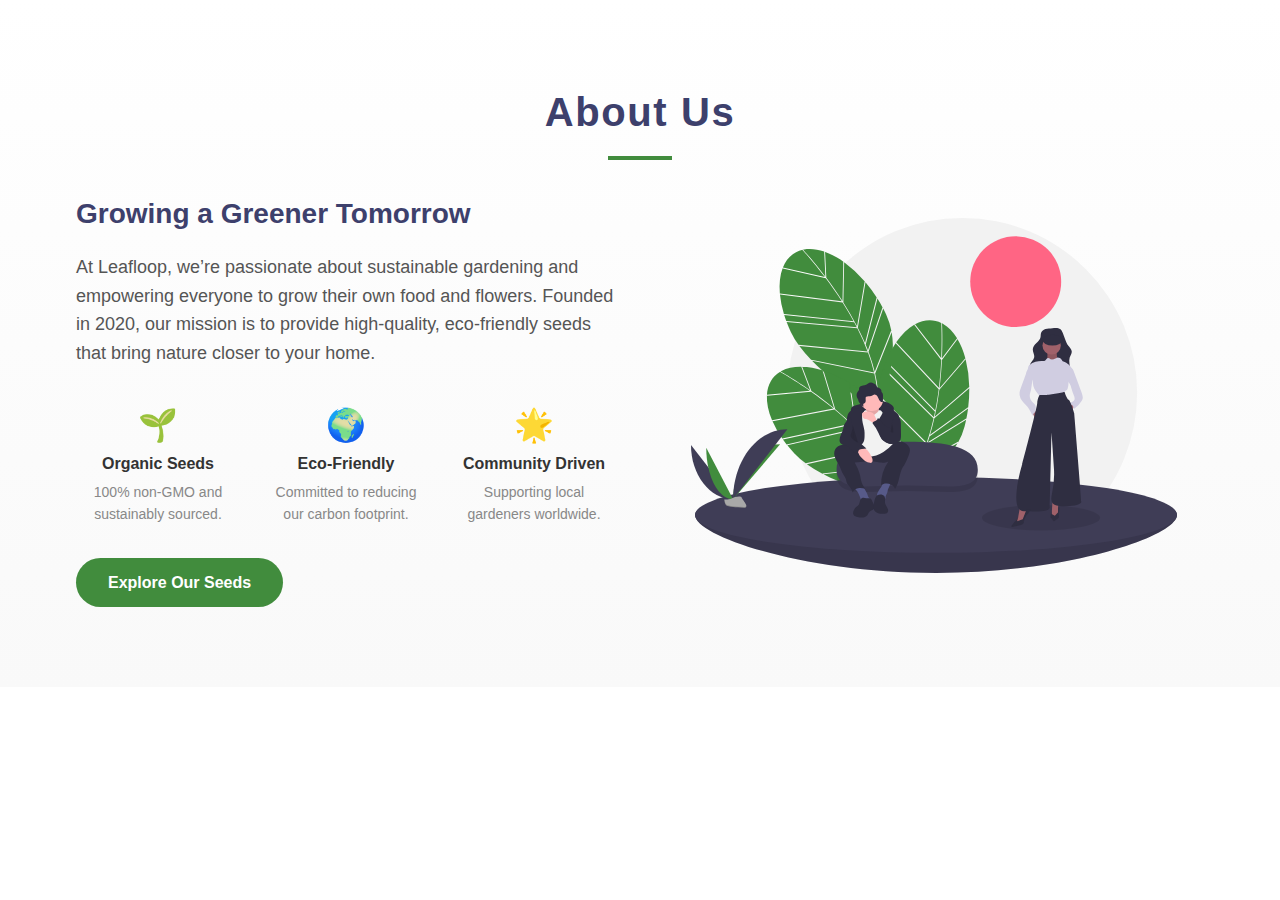
<file: about.html>
<!DOCTYPE html>
<html lang="en">
<head>
    <meta charset="UTF-8">
    <meta name="viewport" content="width=device-width, initial-scale=1.0">
    <title>Leafloop - About Us</title>
    <link rel="stylesheet" href="assets/css/style.css">
</head>
<body>
    <section class="about" id="about">
        <div class="container">
            <h2>About Us</h2>
            <div class="about-content">
                <div class="about-text">
                    <h3>Growing a Greener Tomorrow</h3>
                    <p class="about-description">At Leafloop, we’re passionate about sustainable gardening and empowering everyone to grow their own food and flowers. Founded in 2020, our mission is to provide high-quality, eco-friendly seeds that bring nature closer to your home.</p>
                    <div class="about-highlights">
                        <div class="highlight-item">
                            <span class="highlight-icon">🌱</span>
                            <h4>Organic Seeds</h4>
                            <p>100% non-GMO and sustainably sourced.</p>
                        </div>
                        <div class="highlight-item">
                            <span class="highlight-icon">🌍</span>
                            <h4>Eco-Friendly</h4>
                            <p>Committed to reducing our carbon footprint.</p>
                        </div>
                        <div class="highlight-item">
                            <span class="highlight-icon">🌟</span>
                            <h4>Community Driven</h4>
                            <p>Supporting local gardeners worldwide.</p>
                        </div>
                    </div>
                    <a href="#products" class="about-cta">Explore Our Seeds</a>
                </div>
                <div class="about-image">
                    <img src="assets/images/team.svg" alt="Leafloop Plant Illustration" class="main-image">
                    
                </div>
            </div>
        </div>
    </section>
    <!-- Assuming footer and script are included elsewhere -->
    <script src="assets/js/script.js"></script>
</body>
</html>
</file>
<file: assets/css/style.css>
@charset "UTF-8";
.hero {
  background-color: #f9f9f9;
  color: #333333;
  padding: 8rem 0 3rem;
  position: relative;
  overflow: hidden;
  min-height: 25rem;
  display: flex;
  align-items: center;
  background-repeat: no-repeat;
}
.hero .container {
  display: flex;
  align-items: center;
  justify-content: space-between;
  flex-wrap: nowrap;
}
.hero .hero-content {
  flex: 1;
  min-width: 18rem;
  padding: 1rem;
}
.hero .hero-content h1 {
  font-size: 2.5rem;
  margin-bottom: 1rem;
  line-height: 1.2;
  color: #3d406c;
}
.hero .hero-content p {
  font-size: 1.125rem;
  margin-bottom: 1.5rem;
  color: #333333;
  opacity: 0.9;
  max-width: 25rem;
}
.hero .hero-content .hero-btn {
  display: inline-block;
  background: #418c3d;
  color: #ffffff;
  padding: 0.75rem 1.5rem;
  text-decoration: none;
  border-radius: 0.5rem;
  font-weight: 600;
  font-size: 1rem;
  transition: all 0.3s ease;
}
.hero .hero-content .hero-btn:hover {
  background: #51b04c;
  transform: translateY(-0.125rem);
}
.hero .hero-content .explore-more {
  display: flex;
  align-items: center;
  font-size: 1rem;
  padding-top: 3rem;
  padding-left: 0.5rem;
  color: #ff6584;
  opacity: 60%;
  cursor: pointer;
  transition: color 0.3s ease;
}
.hero .hero-content .explore-more .arrow-down {
  margin-left: 10px;
  font-size: 1rem;
  transition: transform 0.3s ease;
}
.hero .hero-content .explore-more:hover {
  color: #3f3d56;
}
.hero .hero-content .explore-more:hover .arrow-down {
  transform: translateY(5px);
}
.hero .hero-svg {
  flex: 1;
  max-width: 30rem;
  padding: 1rem;
}
.hero .hero-svg img {
  width: 100%;
  height: auto;
  display: block;
}

@media (max-width: 48rem) {
  .hero {
    padding: 8rem 0 2rem;
    min-height: auto;
  }
  .hero .container {
    flex-direction: column;
    text-align: center;
  }
  .hero .hero-content {
    order: 1;
    padding: 1rem 0.5rem;
    margin-bottom: 1.5rem;
  }
  .hero .hero-content h1 {
    font-size: 1.75rem;
    margin-bottom: 0.75rem;
  }
  .hero .hero-content p {
    font-size: 0.9375rem;
    margin-bottom: 1rem;
    max-width: none;
  }
  .hero .hero-content .hero-btn {
    padding: 0.625rem 1.25rem;
    font-size: 0.875rem;
  }
  .hero .hero-svg {
    order: 2;
    max-width: 20rem;
    padding: 0.5rem;
    margin: 0 auto;
  }
}
.hero-2 {
  background-color: #f9f9f9;
  color: #333333;
  padding: 8rem 0 3rem;
  position: relative;
  overflow: hidden;
  min-height: 25rem;
  display: flex;
  align-items: center;
}
.hero-2 .container {
  display: flex;
  align-items: center;
  justify-content: space-between;
  flex-wrap: nowrap;
}
.hero-2 .hero-content {
  flex: 1;
  min-width: 18rem;
  padding: 1rem;
}
.hero-2 .hero-content h1 {
  font-size: 2.5rem;
  margin-bottom: 1rem;
  line-height: 1.2;
}
.hero-2 .hero-content p {
  font-size: 1.125rem;
  margin-bottom: 1.5rem;
  color: #333333;
  opacity: 0.9;
  max-width: 25rem;
}
.hero-2 .hero-content .hero-btn {
  display: inline-block;
  background: #418c3d;
  color: #ffffff;
  padding: 0.75rem 1.5rem;
  text-decoration: none;
  border-radius: 0.5rem;
  font-weight: 600;
  font-size: 1rem;
  transition: all 0.3s ease;
}
.hero-2 .hero-content .hero-btn:hover {
  background: #51b04c;
  transform: translateY(-0.125rem);
}
.hero-2 .hero-content .explore-more {
  display: flex;
  align-items: center;
  font-size: 1rem;
  padding-top: 3rem;
  padding-left: 0.5rem;
  color: #ff6584;
  opacity: 60%;
  cursor: pointer;
  transition: color 0.3s ease;
}
.hero-2 .hero-content .explore-more .arrow-down {
  margin-left: 10px;
  font-size: 1rem;
  transition: transform 0.3s ease;
}
.hero-2 .hero-content .explore-more:hover {
  color: #3f3d56;
}
.hero-2 .hero-content .explore-more:hover .arrow-down {
  transform: translateY(5px);
}
.hero-2 .hero-svg {
  flex: 1;
  max-width: 30rem;
  padding: 1rem;
}
.hero-2 .hero-svg img {
  width: 100%;
  height: auto;
  display: block;
}

@media (max-width: 48rem) {
  .hero {
    padding: 8rem 0 2rem;
    min-height: auto;
  }
  .hero .container {
    flex-direction: column;
    text-align: center;
  }
  .hero .hero-content {
    order: 1;
    padding: 1rem 0.5rem;
    margin-bottom: 1.5rem;
  }
  .hero .hero-content h1 {
    font-size: 1.75rem;
    margin-bottom: 0.75rem;
  }
  .hero .hero-content p {
    font-size: 0.9375rem;
    margin-bottom: 1rem;
    max-width: none;
  }
  .hero .hero-content .hero-btn {
    padding: 0.625rem 1.25rem;
    font-size: 0.875rem;
  }
  .hero .hero-svg {
    order: 2;
    max-width: 20rem;
    padding: 0.5rem;
    margin: 0 auto;
  }
}
.products {
  padding: 5rem 0;
  background: #f9f9f9;
  background-repeat: no-repeat;
  background-origin: bottom;
}
.products h2 {
  font-size: 2.25rem;
  color: #333333;
  text-align: center;
  margin-bottom: 2rem;
  font-weight: 700;
  text-transform: uppercase;
  letter-spacing: 0.125rem;
}
.products .product-filters {
  display: flex;
  justify-content: center;
  gap: 1rem;
  margin-bottom: 2.5rem;
  flex-wrap: wrap;
  transition-duration: 0.2s;
}
.products .product-filters .filter-btn {
  padding: 0.5rem 1.25rem;
  background: #ffffff;
  border: 0.0625rem solid #d1d1d1;
  border-radius: 1.5625rem;
  font-size: 0.9375rem;
  color: #333333;
  cursor: pointer;
  transition: all 0.3s ease;
}
.products .product-filters .filter-btn.active, .products .product-filters .filter-btn:hover {
  background: #418c3d;
  color: #ffffff;
  border-color: #418c3d;
}
.products .product-grid {
  display: flex;
  align-content: space-around;
  justify-content: space-around;
  align-items: center;
  flex-wrap: wrap;
}
.products .product-card {
  background: #ffffff;
  border-radius: 1rem;
  width: 22rem;
  margin-top: 3rem;
  overflow: hidden;
  box-shadow: 0 0.375rem 1rem rgba(0, 0, 0, 0.1);
  transition: transform 0.3s ease, box-shadow 0.3s ease;
}
.products .product-card:hover {
  transform: translateY(-0.5rem);
  box-shadow: 0 0.75rem 1.5rem rgba(0, 0, 0, 0.15);
}
.products .product-card .product-image {
  position: relative;
}
.products .product-card .product-image img {
  width: 100%;
  height: 11rem;
  -o-object-fit: cover;
     object-fit: cover;
}
.products .product-card .product-image .product-badge {
  position: absolute;
  top: 1rem;
  left: 1rem;
  background: #3f3d56;
  color: #ffffff;
  padding: 0.375rem 0.75rem;
  border-radius: 0.25rem;
  font-size: 0.75rem;
  font-weight: 600;
  text-transform: uppercase;
}
.products .product-card .product-info {
  padding: 1.25rem;
}
.products .product-card .product-info h3 {
  font-size: 1.375rem;
  color: #333333;
  margin-bottom: 0.5rem;
}
.products .product-card .product-info .price {
  font-size: 1.25rem;
  color: #418c3d;
  font-weight: 600;
  margin-bottom: 0.75rem;
}
.products .product-card .product-info .product-rating {
  font-size: 0.875rem;
  color: #3c3959;
  margin-bottom: 1rem;
}
.products .product-card .product-info .view-details {
  display: block;
  width: 99%;
  padding: 0.75rem;
  background: #418c3d;
  color: #ffffff;
  border: none;
  border-radius: 1.5625rem;
  font-size: 0.9375rem;
  font-weight: 600;
  cursor: pointer;
  transition: background 0.3s ease;
}
.products .product-card .product-info .view-details:hover {
  background: #51b04c;
}
.products .product-modal {
  display: none;
  position: fixed;
  top: 0;
  left: 0;
  width: 100%;
  height: 100%;
  background: rgba(0, 0, 0, 0.7);
  z-index: 2000;
  align-items: center;
  justify-content: center;
}
.products .product-modal .modal-content {
  background: #ffffff;
  border-radius: 1rem;
  max-width: 55rem;
  width: 90%;
  max-height: 90vh;
  overflow-y: auto;
  position: relative;
  padding: 2rem;
  box-shadow: 0 0.75rem 2rem rgba(0, 0, 0, 0.25);
}
.products .product-modal .close-modal {
  position: absolute;
  top: 1rem;
  right: 1rem;
  font-size: 2rem;
  color: #333333;
  cursor: pointer;
  border: none;
  background: none;
  padding: 0;
  line-height: 1;
  transition: color 0.3s ease;
}
.products .product-modal .close-modal:hover {
  color: #418c3d;
}
.products .product-modal .modal-body {
  display: flex;
  flex-wrap: wrap;
  gap: 2rem;
}
.products .product-modal .modal-body .modal-image-wrapper {
  flex: 1;
  min-width: 18rem;
}
.products .product-modal .modal-body .modal-image-wrapper .modal-image {
  width: 100%;
  max-width: 22rem;
  height: auto;
  border-radius: 0.75rem;
  box-shadow: 0 0.25rem 0.75rem rgba(0, 0, 0, 0.1);
}
.products .product-modal .modal-body .modal-details {
  flex: 1;
  min-width: 18rem;
}
.products .product-modal .modal-body .modal-details .modal-title {
  font-size: 2rem;
  color: #333333;
  margin-bottom: 0.75rem;
}
.products .product-modal .modal-body .modal-details .modal-price {
  font-size: 1.75rem;
  color: #418c3d;
  margin-bottom: 1rem;
  font-weight: 600;
}
.products .product-modal .modal-body .modal-details .modal-rating {
  font-size: 1rem;
  color: #3c3959;
  margin-bottom: 1.25rem;
}
.products .product-modal .modal-body .modal-details .modal-description {
  font-size: 1rem;
  color: #555555;
  margin-bottom: 1.5rem;
  line-height: 1.6;
}
.products .product-modal .modal-body .modal-details .modal-features {
  list-style: none;
  margin-bottom: 1.5rem;
}
.products .product-modal .modal-body .modal-details .modal-features li {
  font-size: 0.9375rem;
  color: #333333;
  margin-bottom: 0.75rem;
  position: relative;
  padding-left: 1.5rem;
}
.products .product-modal .modal-body .modal-details .modal-features li:before {
  content: "🌱";
  position: absolute;
  left: 0;
  color: #418c3d;
}

@media (max-width: 48rem) {
  .products {
    padding: 3rem 0;
  }
  .products h2 {
    font-size: 1.75rem;
    margin-bottom: 1.5rem;
  }
  .products .product-filters {
    gap: 0.5rem;
    margin-bottom: 1.5rem;
  }
  .products .product-filters .filter-btn {
    padding: 0.375rem 1rem;
    font-size: 0.875rem;
  }
  .products .product-grid {
    grid-template-columns: 1fr;
    gap: 1.5rem;
  }
  .products .product-card .product-image img {
    height: 12rem;
  }
  .products .product-card .product-info h3 {
    font-size: 1.25rem;
  }
  .products .product-card .product-info .price {
    font-size: 1.125rem;
  }
  .products .product-card .product-info .product-rating {
    font-size: 0.75rem;
  }
  .products .product-modal .modal-content {
    padding: 1.5rem;
    width: 95%;
  }
  .products .product-modal .modal-body {
    flex-direction: column;
    gap: 1.5rem;
  }
  .products .product-modal .modal-body .modal-image-wrapper .modal-image {
    max-width: 18rem;
    margin: 0 auto;
  }
  .products .product-modal .modal-body .modal-details .modal-title {
    font-size: 1.75rem;
  }
  .products .product-modal .modal-body .modal-details .modal-price {
    font-size: 1.5rem;
  }
  .products .product-modal .modal-body .modal-details .modal-rating {
    font-size: 0.875rem;
  }
  .products .product-modal .modal-body .modal-details .modal-description {
    font-size: 0.9375rem;
  }
  .products .product-modal .modal-body .modal-details .modal-features li {
    font-size: 0.875rem;
  }
}
.reviews {
  padding: 2rem 0;
  background: #f9f9f9;
}
.reviews h2 {
  font-size: 2.5rem;
  color: #3d406c;
  text-align: center;
  margin-bottom: 3rem;
  font-weight: 700;
  letter-spacing: 0.1rem;
  position: relative;
}
.reviews .review-grid {
  display: grid;
  grid-template-columns: repeat(3, 1fr);
  gap: 2rem;
  max-width: 75rem;
  margin: 0 auto;
  padding: 0 1rem;
}
.reviews .review-box {
  background: #ffffff;
  border-left: 0.25rem solid #418c3d;
  padding: 2rem;
  position: relative;
  overflow: hidden;
  box-shadow: 0 0.2rem 0.2rem 0 #418c3d;
}
.reviews .review-box:before {
  content: "❝";
  position: absolute;
  top: 0.5rem;
  right: 0.5rem;
  font-size: 4rem;
  color: #f4f4f4;
  opacity: 0.2;
}
.reviews .review-box .review-text {
  font-size: 1.125rem;
  color: #555555;
  line-height: 1.6;
  margin-bottom: 1.5rem;
  font-style: italic;
}
.reviews .review-box .review-author {
  display: flex;
  align-items: center;
  gap: 1rem;
}
.reviews .review-box .review-author .author-avatar {
  width: 3rem;
  height: 3rem;
  border-radius: 50%;
  -o-object-fit: cover;
     object-fit: cover;
  border: 2px solid #3f3d56;
}
.reviews .review-box .review-author .author-info h3 {
  font-size: 1.25rem;
  color: #333333;
  margin: 0;
  font-weight: 600;
}
.reviews .review-box .review-author .author-info .author-title {
  font-size: 0.875rem;
  color: #888888;
  margin: 0;
}

@media (max-width: 62rem) {
  .reviews .review-grid {
    grid-template-columns: repeat(2, 1fr);
    gap: 1.5rem;
  }
}
@media (max-width: 48rem) {
  .reviews {
    padding: 3rem 0;
  }
  .reviews h2 {
    font-size: 2rem;
    margin-bottom: 2rem;
  }
  .reviews h2:before {
    width: 2.5rem;
  }
  .reviews .review-grid {
    grid-template-columns: 1fr;
    gap: 1rem;
    padding: 0 0.5rem;
  }
  .reviews .review-box {
    padding: 1.5rem;
  }
  .reviews .review-box .review-text {
    font-size: 1rem;
  }
  .reviews .review-box .review-author .author-avatar {
    width: 2.5rem;
    height: 2.5rem;
  }
  .reviews .review-box .review-author .author-info h3 {
    font-size: 1.125rem;
  }
  .reviews .review-box .review-author .author-info .author-title {
    font-size: 0.75rem;
  }
}
.about {
  padding: 5rem 0;
  background: linear-gradient(to bottom, #ffffff 0%, #f9f9f9 100%);
}
.about h2 {
  font-size: 2.5rem;
  color: #3d406c;
  text-align: center;
  margin-bottom: 3rem;
  font-weight: 700;
  letter-spacing: 0.1rem;
  position: relative;
}
.about h2:after {
  content: "";
  width: 4rem;
  height: 0.25rem;
  background: #418c3d;
  position: absolute;
  bottom: -1rem;
  left: 50%;
  transform: translateX(-50%);
}
.about .about-content {
  display: flex;
  justify-content: space-between;
  align-items: center;
  gap: 3rem;
  max-width: 75rem;
  margin: 0 auto;
  padding: 0 1rem;
}
.about .about-text {
  flex: 1;
}
.about .about-text h3 {
  font-size: 1.75rem;
  color: #3d406c;
  margin-bottom: 1rem;
  font-weight: 600;
}
.about .about-text .about-description {
  font-size: 1.125rem;
  color: #555555;
  line-height: 1.6;
  margin-bottom: 2rem;
}
.about .about-text .about-highlights {
  display: grid;
  grid-template-columns: repeat(3, 1fr);
  gap: 1.5rem;
  margin-bottom: 2rem;
}
.about .about-text .about-highlights .highlight-item {
  text-align: center;
}
.about .about-text .about-highlights .highlight-item .highlight-icon {
  font-size: 2rem;
  color: #418c3d;
  margin-bottom: 0.5rem;
}
.about .about-text .about-highlights .highlight-item h4 {
  font-size: 1rem;
  color: #333333;
  margin-bottom: 0.25rem;
  font-weight: 600;
}
.about .about-text .about-highlights .highlight-item p {
  font-size: 0.875rem;
  color: #888888;
  margin: 0;
}
.about .about-text .about-cta {
  display: inline-block;
  padding: 0.75rem 2rem;
  background: #418c3d;
  color: #ffffff;
  text-decoration: none;
  border-radius: 2rem;
  font-size: 1rem;
  font-weight: 600;
  transition: background 0.3s ease;
}
.about .about-text .about-cta:hover {
  background: #51b04c;
}
.about .about-image {
  flex: 1;
  position: relative;
  text-align: center;
}
.about .about-image .main-image {
  max-width: 90%;
  height: auto;
}
.about .about-image .image-overlay {
  position: absolute;
  bottom: 1rem;
  right: 1rem;
  background: rgba(63, 61, 86, 0.9);
  color: #ffffff;
  padding: 0.5rem 1rem;
  border-radius: 0.5rem;
  font-size: 0.875rem;
  font-weight: 500;
}

@media (max-width: 62rem) {
  .about .about-content {
    flex-direction: column;
    gap: 2rem;
  }
  .about .about-content .about-text .about-highlights {
    grid-template-columns: repeat(2, 1fr);
  }
  .about .about-content .about-image {
    max-width: 80%;
  }
}
@media (max-width: 48rem) {
  .about {
    padding: 3rem 0;
  }
  .about h2 {
    font-size: 2rem;
  }
  .about h2:after {
    width: 3rem;
  }
  .about .about-content {
    padding: 0 0.5rem;
  }
  .about .about-content .about-text h3 {
    font-size: 1.5rem;
  }
  .about .about-content .about-text .about-description {
    font-size: 1rem;
  }
  .about .about-content .about-text .about-highlights {
    grid-template-columns: 1fr;
    gap: 1rem;
  }
  .about .about-content .about-text .about-highlights .highlight-item .highlight-icon {
    font-size: 1.75rem;
  }
  .about .about-content .about-text .about-highlights .highlight-item h4 {
    font-size: 0.9375rem;
  }
  .about .about-content .about-text .about-highlights .highlight-item p {
    font-size: 0.8125rem;
  }
  .about .about-content .about-text .about-cta {
    padding: 0.625rem 1.5rem;
    font-size: 0.9375rem;
  }
  .about .about-content .about-image {
    max-width: 100%;
  }
  .about .about-content .about-image .image-overlay {
    font-size: 0.75rem;
    padding: 0.375rem 0.75rem;
  }
}
.contact {
  padding: 5rem 0;
}
.contact h2 {
  font-size: 2.5rem;
  color: #3d406c;
  text-align: center;
  margin-bottom: 3rem;
  font-weight: 700;
  letter-spacing: 0.1rem;
}
.contact .contact-content {
  display: flex;
  justify-content: space-between;
  gap: 3rem;
  max-width: 75rem;
  margin: 0 auto;
  padding: 0 1rem;
}
.contact .contact-info {
  flex: 1;
}
.contact .contact-info h3 {
  font-size: 1.75rem;
  color: #333333;
  margin-bottom: 1rem;
  font-weight: 600;
}
.contact .contact-info .contact-description {
  font-size: 1.125rem;
  color: #555555;
  line-height: 1.6;
  margin-bottom: 2rem;
}
.contact .contact-info .contact-details {
  list-style: none;
  padding: 0;
}
.contact .contact-info .contact-details li {
  display: flex;
  align-items: center;
  gap: 1rem;
  margin-bottom: 1.5rem;
}
.contact .contact-info .contact-details li .contact-icon {
  font-size: 1.5rem;
  color: #418c3d;
}
.contact .contact-info .contact-details li a, .contact .contact-info .contact-details li p {
  font-size: 1rem;
  color: #333333;
  text-decoration: none;
  margin: 0;
}
.contact .contact-info .contact-details li a:hover, .contact .contact-info .contact-details li p:hover {
  color: #418c3d;
}
.contact .contact-form {
  flex: 1;
}
.contact .contact-form h3 {
  font-size: 1.75rem;
  color: #333333;
  margin-bottom: 1rem;
  font-weight: 600;
}
.contact .contact-form .form-static {
  display: flex;
  flex-direction: column;
  gap: 1rem;
}
.contact .contact-form .form-static .form-group input, .contact .contact-form .form-static .form-group textarea {
  width: 100%;
  padding: 0.75rem;
  border: 1px solid #d1d1d1;
  border-radius: 0.5rem;
  font-size: 1rem;
  color: #333333;
  background: #f9f9f9;
}
.contact .contact-form .form-static .form-group input::-moz-placeholder, .contact .contact-form .form-static .form-group textarea::-moz-placeholder {
  color: #888888;
}
.contact .contact-form .form-static .form-group input::placeholder, .contact .contact-form .form-static .form-group textarea::placeholder {
  color: #888888;
}
.contact .contact-form .form-static .form-group input:focus, .contact .contact-form .form-static .form-group textarea:focus {
  outline: none;
  border-color: #418c3d;
}
.contact .contact-form .form-static .form-group textarea {
  resize: vertical;
  min-height: 8rem;
}
.contact .contact-form .form-static .form-submit {
  padding: 0.75rem 2rem;
  background: #418c3d;
  color: #ffffff;
  border: none;
  border-radius: 2rem;
  font-size: 1rem;
  font-weight: 600;
  cursor: pointer;
  transition: background 0.3s ease;
}
.contact .contact-form .form-static .form-submit:hover {
  background: #51b04c;
}
.contact .contact-form .form-note {
  font-size: 0.875rem;
  color: #888888;
  margin-top: 0.5rem;
  text-align: center;
}

@media (max-width: 62rem) {
  .contact .contact-content {
    flex-direction: column;
    gap: 2rem;
  }
}
@media (max-width: 48rem) {
  .contact {
    padding: 3rem 0;
  }
  .contact h2 {
    font-size: 2rem;
  }
  .contact .contact-content {
    padding: 0 0.5rem;
  }
  .contact .contact-content .contact-info h3 {
    font-size: 1.5rem;
  }
  .contact .contact-content .contact-info .contact-description {
    font-size: 1rem;
  }
  .contact .contact-content .contact-info .contact-details li .contact-icon {
    font-size: 1.25rem;
  }
  .contact .contact-content .contact-info .contact-details li a, .contact .contact-content .contact-info .contact-details li p {
    font-size: 0.9375rem;
  }
  .contact .contact-content .contact-form h3 {
    font-size: 1.5rem;
  }
  .contact .contact-content .contact-form .form-static .form-group input, .contact .contact-content .contact-form .form-static .form-group textarea {
    padding: 0.625rem;
    font-size: 0.9375rem;
  }
  .contact .contact-content .contact-form .form-static .form-submit {
    padding: 0.625rem 1.5rem;
    font-size: 0.9375rem;
  }
  .contact .contact-content .contact-form .form-note {
    font-size: 0.75rem;
  }
}
.footer {
  padding: 1rem 0;
  background: #3d406c;
  color: #ffffff;
}
.footer .footer-content {
  display: flex;
  justify-content: space-between;
  gap: 2rem;
  max-width: 75rem;
  margin: 0 auto;
  padding: 0 1rem;
}
.footer .footer-brand {
  flex: 1;
}
.footer .footer-brand .footer-logo {
  width: 6rem;
  height: auto;
  margin-bottom: 1rem;
}
.footer .footer-brand p {
  font-size: 0.875rem;
  color: #f4f4f4;
  margin: 0;
}
.footer .footer-links {
  flex: 1;
}
.footer .footer-links h4 {
  font-size: 1.125rem;
  color: #ffffff;
  margin-bottom: 1rem;
  font-weight: 600;
}
.footer .footer-links ul {
  list-style: none;
  padding: 0;
}
.footer .footer-links ul li {
  margin-bottom: 0.75rem;
}
.footer .footer-links ul li a {
  font-size: 0.9375rem;
  color: #f4f4f4;
  text-decoration: none;
}
.footer .footer-links ul li a:hover {
  color: #418c3d;
}
.footer .footer-social {
  flex: 1;
}
.footer .footer-social h4 {
  font-size: 1.125rem;
  color: #ffffff;
  margin-bottom: 1rem;
  font-weight: 600;
}
.footer .footer-social .social-links {
  display: flex;
  gap: 1rem;
}
.footer .footer-social .social-links a {
  display: inline-flex;
  align-items: center;
  justify-content: center;
  width: 2.5rem;
  height: 2.5rem;
  background: #f4f4f4;
  border-radius: 50%;
  text-decoration: none;
}
.footer .footer-social .social-links a .social-icon {
  width: 1.25rem;
  height: 1.25rem;
  fill: #333333;
}
.footer .footer-social .social-links a:hover {
  background: #418c3d;
}
.footer .footer-social .social-links a:hover .social-icon {
  fill: #ffffff;
}

@media (max-width: 62rem) {
  .footer .footer-content {
    flex-direction: column;
    text-align: center;
  }
  .footer .footer-content .footer-links ul {
    display: flex;
    flex-wrap: wrap;
    justify-content: center;
    gap: 1rem;
  }
  .footer .footer-content .footer-social .social-links {
    justify-content: center;
  }
}
@media (max-width: 48rem) {
  .footer {
    padding: 2rem 0;
  }
  .footer .footer-content {
    padding: 0 0.5rem;
  }
  .footer .footer-content .footer-brand .footer-logo {
    width: 5rem;
  }
  .footer .footer-content .footer-brand p {
    font-size: 0.75rem;
  }
  .footer .footer-content .footer-links h4 {
    font-size: 1rem;
  }
  .footer .footer-content .footer-links ul li a {
    font-size: 0.875rem;
  }
  .footer .footer-content .footer-social h4 {
    font-size: 1rem;
  }
  .footer .footer-content .footer-social .social-links a {
    width: 2rem;
    height: 2rem;
  }
  .footer .footer-content .footer-social .social-links a .social-icon {
    width: 1rem;
    height: 1rem;
  }
}
* {
  margin: 0;
  padding: 0;
  box-sizing: border-box;
}

:root {
  scroll-behavior: smooth;
}

body {
  font-family: "Poppins", sans-serif;
  line-height: 1.6;
  scroll-behavior: smooth;
}

.container {
  max-width: 75rem;
  margin: 0 auto;
  padding: 0 1.25rem;
}

.navbar {
  background: #f9f9f9, 50%;
  padding: 0.4rem 0;
  position: fixed;
  width: 100%;
  top: 0;
  z-index: 1000;
  box-shadow: 0 0.125rem 0.625rem rgba(0, 0, 0, 0.1);
  backdrop-filter: blur(12px);
  -webkit-backdrop-filter: blur(12px);
  border-bottom: 1px solid rgba(255, 255, 255, 0.2);
}
.navbar .container {
  display: flex;
  justify-content: space-between;
  align-items: center;
}
.navbar .logo a img {
  width: 7rem;
}
.navbar .nav-menu {
  display: flex;
  list-style: none;
  align-items: center;
}
.navbar .nav-menu .nav-link {
  color: #333333;
  text-decoration: none;
  padding: 0.5rem 1rem;
  font-size: 1rem;
  transition: all 0.3s ease;
  border-radius: 0.25rem;
}
.navbar .nav-menu .nav-link:hover {
  color: #555555;
  background: rgba(65, 140, 61, 0.1);
}
.navbar .nav-menu .contact-btn {
  background: #418c3d;
  color: #ffffff;
  padding: 0.5rem 1.25rem;
  border-radius: 0.5rem;
  text-decoration: none;
  margin-left: 1rem;
  font-weight: 600;
  text-align: center;
  transition: all 0.3s ease;
}
.navbar .nav-menu .contact-btn:hover {
  background: #51b04c;
  transform: translateY(-0.125rem);
}
.navbar .nav-toggle {
  display: none;
  width: 2rem;
  height: 1.5rem;
  position: relative;
  cursor: pointer;
}
.navbar .nav-toggle span {
  position: absolute;
  width: 100%;
  height: 0.1875rem;
  background: #333333;
  border-radius: 0.125rem;
  transition: all 0.3s ease-in-out;
}
.navbar .nav-toggle span:nth-child(1) {
  top: 0;
}
.navbar .nav-toggle span:nth-child(2) {
  top: 50%;
  transform: translateY(-50%);
}
.navbar .nav-toggle span:nth-child(3) {
  bottom: 0;
}
.navbar .nav-toggle.active span:nth-child(1) {
  transform: translateY(0.6875rem) rotate(45deg);
}
.navbar .nav-toggle.active span:nth-child(2) {
  opacity: 0;
  transform: translateX(-1.25rem);
}
.navbar .nav-toggle.active span:nth-child(3) {
  transform: translateY(-0.6875rem) rotate(-45deg);
}

@media (max-width: 48rem) {
  .navbar {
    padding: 0.75rem 0;
  }
  .navbar .nav-toggle {
    display: block;
  }
  .navbar .nav-menu {
    display: none;
    position: fixed;
    top: 5rem;
    left: 0;
    width: 100%;
    background: #2c2c2c;
    flex-direction: column;
    padding: 1rem 0;
    box-shadow: 0 0.25rem 0.625rem rgba(0, 0, 0, 0.2);
    max-height: 0;
    overflow: hidden;
    transition: max-height 0.3s ease-in-out;
  }
  .navbar .nav-menu.active {
    display: flex;
    max-height: 31.25rem;
  }
  .navbar .nav-menu li {
    width: 100%;
    margin: 0.5rem 0;
  }
  .navbar .nav-menu .nav-link {
    display: block;
    padding: 0.75rem 1.25rem;
    width: 90%;
    margin: 0 auto;
    text-align: center;
    background: rgba(255, 255, 255, 0.05);
    border-radius: 0.5rem;
    color: #f4f4f4;
  }
  .navbar .nav-menu .nav-link:hover {
    background: rgba(65, 140, 61, 0.2);
    color: #ffffff;
  }
  .navbar .nav-menu .contact-btn {
    display: block;
    width: 80%;
    margin: 1rem auto 0;
    padding: 0.75rem;
    background: #418c3d;
    border-radius: 1.5625rem;
  }
}/*# sourceMappingURL=style.css.map */
</file>
